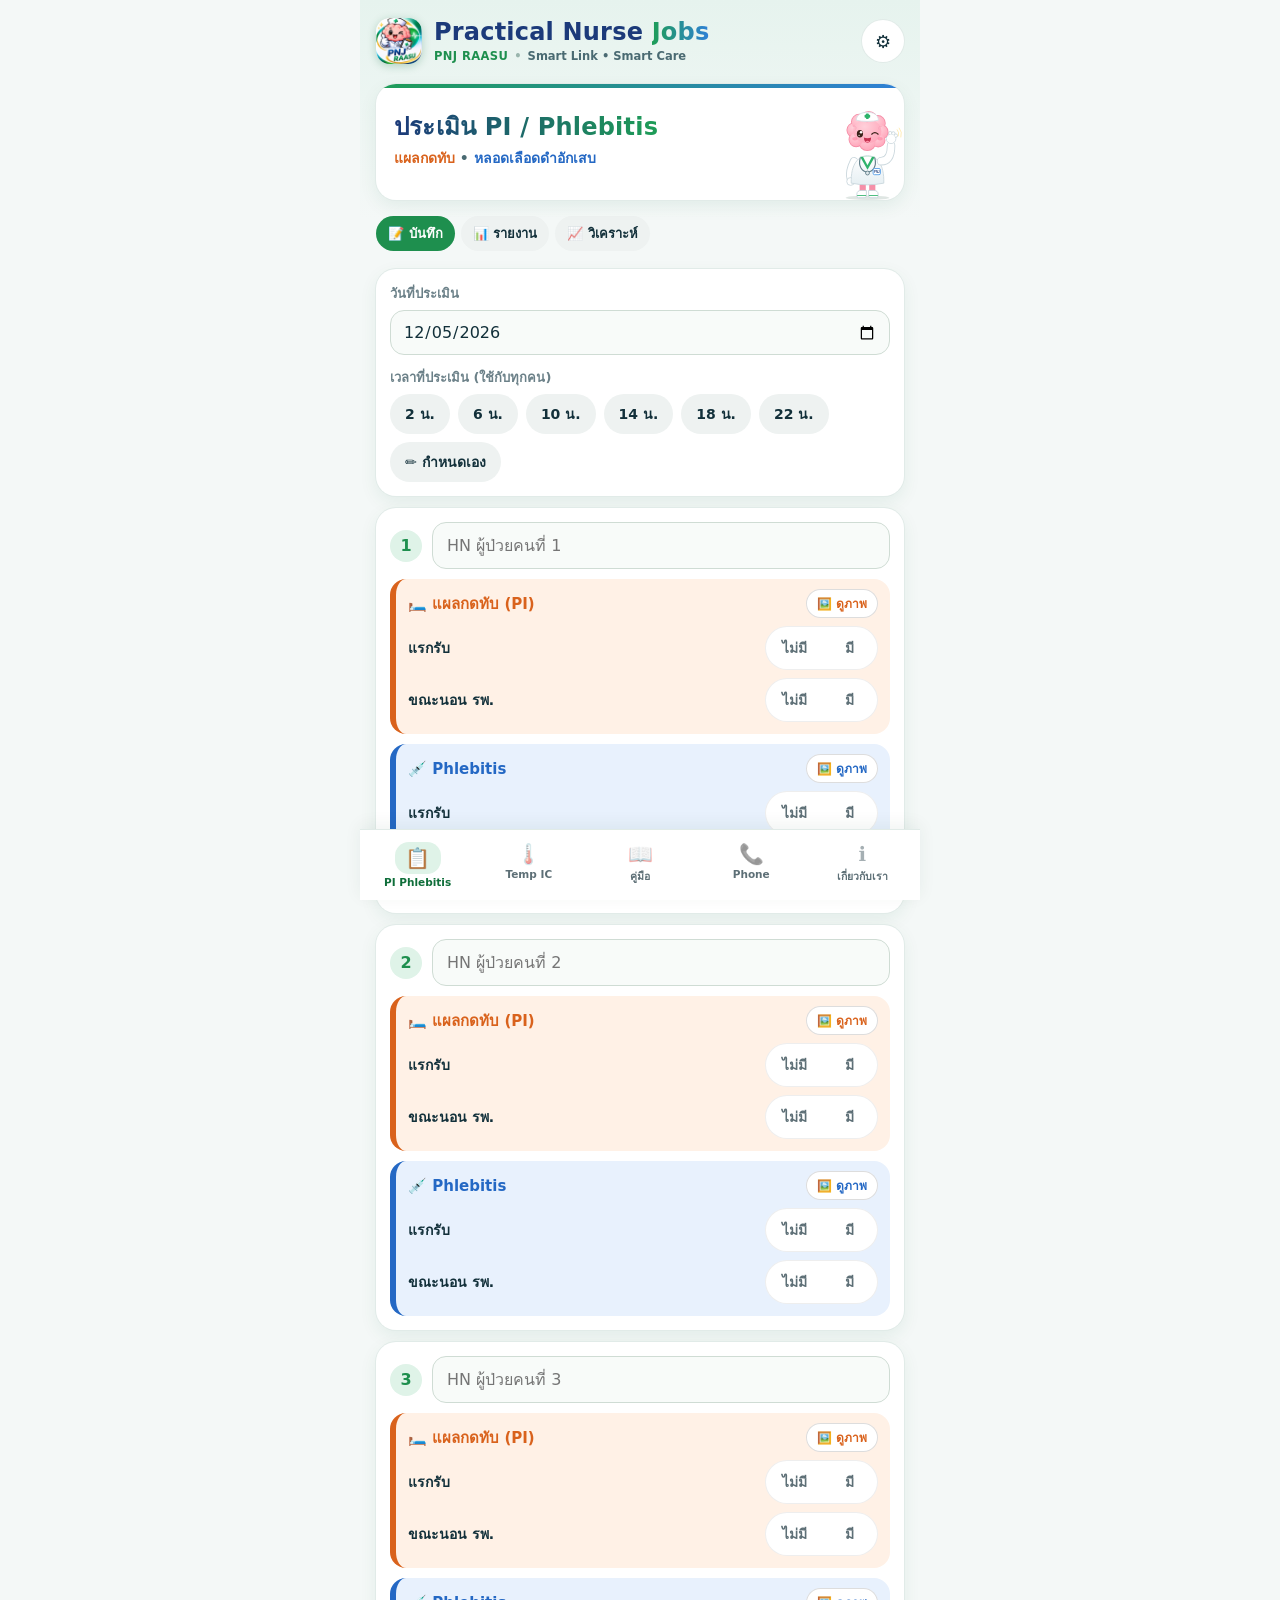
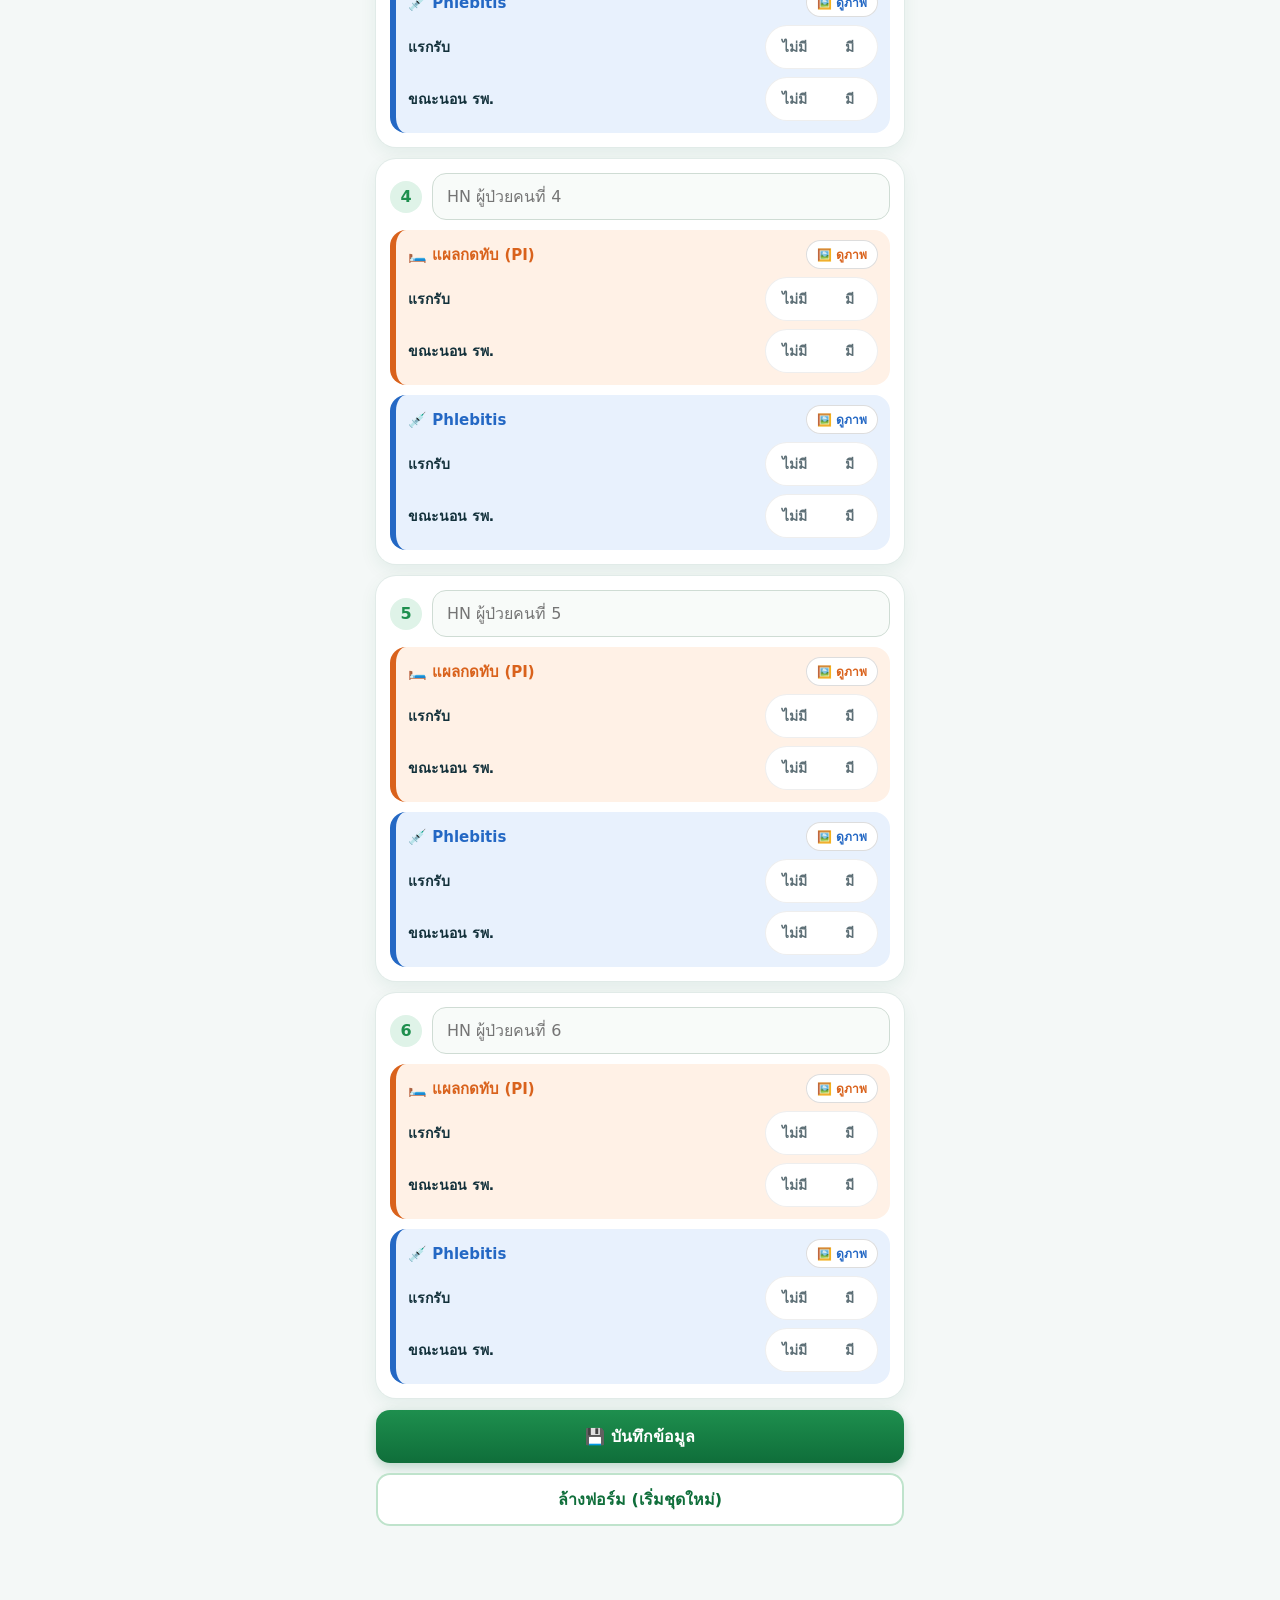
<file: index.html>
<!doctype html>
<html lang="th">
<head>
<meta charset="utf-8">
<meta name="viewport" content="width=device-width,initial-scale=1,viewport-fit=cover">
<title>Practical Nurse Jobs</title>
<meta name="description" content="Practical Nurse Jobs – PNJ RAASU Smart Link • Smart Care">
<meta name="theme-color" content="#1e8f4e">
<link rel="manifest" href="manifest.webmanifest">
<link rel="icon" href="icon-192.png">
<link rel="apple-touch-icon" href="apple-touch-icon.png">
<meta name="apple-mobile-web-app-capable" content="yes">
<meta name="mobile-web-app-capable" content="yes">
<meta name="apple-mobile-web-app-title" content="PNJ RAASU">
<meta name="apple-mobile-web-app-status-bar-style" content="default">
<link rel="stylesheet" href="style.css">
</head>
<body>
<div id="banners"></div>
<header class="top">
  <img class="logo" src="icon-192.png" alt="" width="46" height="46">
  <div class="brand"><h1>Practical Nurse <span>Jobs</span></h1><p><b>PNJ RAASU</b> <i>•</i> Smart Link • Smart Care</p></div>
  <button class="gear" id="btnManage" aria-label="จัดการเมนู">⚙️</button>
</header>
<main id="view" aria-live="polite"></main>
<nav class="tabs" id="tabs">
  <button data-tab="home" class="on"><i>📋</i><span>PI Phlebitis</span></button>
  <button data-tab="links"><i>🌡️</i><span>Temp IC</span></button>
  <button data-tab="guide"><i>📖</i><span>คู่มือ</span></button>
  <button data-tab="phone"><i>📞</i><span>Phone</span></button>
  <button data-tab="about"><i>ℹ️</i><span>เกี่ยวกับเรา</span></button>
</nav>
<div id="sheetRoot"></div>
<div id="toast" role="status"></div>
<noscript><p style="padding:20px">กรุณาเปิดใช้งาน JavaScript</p></noscript>
<script src="pi-stats.js"></script>
<script src="pi.js"></script>
<script src="app.js"></script>
</body>
</html>
</file>
<file: style.css>
:root{
  --g1:#1e8f4e;--g2:#0f6e3a;--bg:#f2f8f4;--card:#fff;--tx:#17323a;--mut:#6b8088;--line:#dfeae3;
  --navy:#1c3a7a;--gold:#e0a800;--danger:#d64545;
  --sat:env(safe-area-inset-top,0px);--sab:env(safe-area-inset-bottom,0px);
}
*{box-sizing:border-box;-webkit-tap-highlight-color:transparent}
html,body{margin:0;background:var(--bg);color:var(--tx);
  font-family:"Sarabun","Noto Sans Thai","Thonburi","Leelawadee UI",system-ui,-apple-system,"Segoe UI",Roboto,sans-serif;
  -webkit-text-size-adjust:100%}
body{min-height:100dvh;padding:calc(var(--sat) + 8px) 16px calc(84px + var(--sab));max-width:560px;margin:0 auto;
  background:linear-gradient(180deg,#e4f4ea 0,var(--bg) 260px)}
button{font:inherit;color:inherit;cursor:pointer;border:0;background:none}
a{color:inherit;text-decoration:none}
.top{display:flex;align-items:center;gap:12px;padding:8px 0 12px}
.logo{border-radius:12px;box-shadow:0 3px 10px #0f6e3a44}
.brand h1{margin:0;font-size:24px;line-height:1.05;font-weight:800;color:var(--navy);letter-spacing:.3px}
.brand h1 span{color:var(--g1)}
.brand p{margin:2px 0 0;font-size:12px;color:var(--navy);font-weight:600}
.gear{margin-left:auto;width:42px;height:42px;border-radius:50%;background:#fff;box-shadow:0 2px 8px #0002;font-size:20px}
.hello{display:flex;align-items:center;justify-content:space-between;gap:8px;
  background:linear-gradient(120deg,#d9f1e2,#eaf7ff);border-radius:20px;padding:16px 18px;margin:6px 0 16px;overflow:hidden}
.hello h2{margin:0;font-size:20px;color:var(--g2)}
.hello p{margin:4px 0 0;font-size:14px;color:#33565c}
.hello .em{font-size:44px;filter:drop-shadow(0 3px 4px #0003)}
.grid{display:grid;grid-template-columns:1fr 1fr;gap:14px}
.card{position:relative;border-radius:22px;background:linear-gradient(145deg,var(--tint),#fff 85%);
  box-shadow:0 6px 16px #1a4a3322,inset 0 0 0 1px #ffffffaa;min-height:180px;transition:transform .12s}
.card:active{transform:scale(.97)}
.card-link{display:flex;flex-direction:column;justify-content:space-between;gap:10px;height:100%;min-height:172px;padding:44px 14px 14px}
.ico{font-size:50px;line-height:1;filter:drop-shadow(0 3px 4px #0003)}
.name{font-weight:700;font-size:16px;line-height:1.25;word-break:break-word;
  display:-webkit-box;-webkit-line-clamp:3;-webkit-box-orient:vertical;overflow:hidden}
.row{display:flex;align-items:flex-end;justify-content:space-between;gap:6px}
.go{width:30px;height:30px;flex:none;border-radius:50%;background:var(--acc);color:#fff;display:grid;place-items:center;font-size:20px;line-height:1;padding-bottom:3px}
.star{position:absolute;top:8px;right:8px;width:34px;height:34px;border-radius:50%;font-size:19px;background:#ffffffaa;color:#c9a000}
.badge{position:absolute;top:12px;left:12px;background:#fff3cd;color:#8a6500;font-size:11px;font-weight:700;padding:2px 8px;border-radius:999px}
.card.add{background:#eef1f3;box-shadow:inset 0 0 0 2px #d4dbe0;display:grid;place-items:center;text-align:center;color:#56656e;font-weight:700}
.card.add .plus{width:56px;height:56px;border-radius:50%;background:#c9d1d6;color:#fff;font-size:36px;display:grid;place-items:center;margin:0 auto 8px;line-height:1;padding-bottom:4px}
.empty{text-align:center;color:var(--mut);padding:50px 10px;line-height:1.7}
.empty b{display:block;font-size:42px}
h3.sec{margin:20px 2px 10px;font-size:17px}
.list{background:var(--card);border-radius:18px;box-shadow:0 3px 12px #0001;overflow:hidden}
.item{display:flex;align-items:center;gap:12px;padding:12px 14px;border-bottom:1px solid var(--line)}
.item:last-child{border-bottom:0}
.item .i{font-size:28px}
.item .t{flex:1;min-width:0}
.item .t b{display:block;font-size:15px;white-space:nowrap;overflow:hidden;text-overflow:ellipsis}
.item .t small{color:var(--mut);font-size:12px;display:block;white-space:nowrap;overflow:hidden;text-overflow:ellipsis}
.ib{width:36px;height:36px;border-radius:10px;background:#eef5f0;font-size:16px;flex:none}
.ib:disabled{opacity:.3}
.ib.del{background:#fde8e8}
.btn{display:flex;align-items:center;justify-content:center;gap:8px;width:100%;padding:14px;border-radius:16px;font-weight:700;font-size:16px;
  background:linear-gradient(180deg,var(--g1),var(--g2));color:#fff;box-shadow:0 4px 12px #0f6e3a55}
.btn.alt{background:#fff;color:var(--g2);box-shadow:inset 0 0 0 2px #bfe3cc}
.btn.warn{background:#fff;color:var(--danger);box-shadow:inset 0 0 0 2px #f2c4c4}
.btn.gold{background:linear-gradient(180deg,#ffd54a,#f0b400);color:#4a3600;box-shadow:0 4px 12px #e0a80055}
.btn+.btn{margin-top:10px}
.btn.sm{width:auto;padding:8px 14px;font-size:14px;border-radius:12px;display:inline-flex}
.tabs{position:fixed;left:50%;transform:translateX(-50%);bottom:0;width:100%;max-width:560px;display:flex;
  background:#fffffff2;backdrop-filter:blur(10px);border-top:1px solid var(--line);padding:6px 6px calc(6px + var(--sab));z-index:20}
.tabs button{flex:1;display:flex;flex-direction:column;align-items:center;gap:2px;padding:6px 0;border-radius:16px;color:#5d6f76;font-size:12px;font-weight:600}
.tabs button i{font-style:normal;font-size:22px;filter:grayscale(1);opacity:.7}
.tabs button.on{color:var(--g2)}
.tabs button.on i{filter:none;opacity:1;background:var(--g1);border-radius:50%;width:44px;height:44px;display:grid;place-items:center;margin-top:-18px;box-shadow:0 4px 10px #0f6e3a66}
/* sheets */
.ov{position:fixed;inset:0;background:#0007;z-index:50;display:flex;align-items:flex-end;justify-content:center;animation:fade .15s}
.sheet{background:#fff;width:100%;max-width:560px;max-height:92dvh;overflow:auto;border-radius:24px 24px 0 0;padding:0 0 calc(18px + var(--sab));animation:up .2s}
.sheet header{position:sticky;top:0;background:linear-gradient(180deg,var(--g1),var(--g2));color:#fff;padding:16px 18px;display:flex;align-items:center;gap:10px;font-weight:700;font-size:18px;z-index:1}
.sheet header button{color:#fff;font-size:22px;width:32px;height:32px}
.sheet .body{padding:16px 18px}
label.f{display:block;font-weight:700;font-size:14px;margin:14px 0 6px}
input[type=text],input[type=url]{width:100%;padding:13px 14px;border:1.5px solid #cfdcd4;border-radius:14px;font:inherit;font-size:16px;background:#f8fbf9}
input:focus{outline:2px solid var(--g1);border-color:transparent}
.icons{display:grid;grid-template-columns:repeat(6,1fr);gap:8px}
.icons button{aspect-ratio:1;border-radius:14px;background:#eef5f9;font-size:24px}
.icons button.on{background:#d3f0de;box-shadow:inset 0 0 0 2.5px var(--g1)}
.colors{display:flex;gap:12px}
.colors button{width:38px;height:38px;border-radius:50%;box-shadow:inset 0 0 0 3px #fff,0 0 0 1px #0002}
.colors button.on{box-shadow:inset 0 0 0 3px #fff,0 0 0 3px var(--g1)}
.sw{display:flex;align-items:center;justify-content:space-between;gap:10px;padding:12px 0}
.sw input{width:48px;height:28px;accent-color:var(--g1)}
.hint{font-size:12.5px;color:var(--mut);line-height:1.55;margin:4px 0}
.err{color:var(--danger);font-size:13px;margin-top:6px;min-height:1em}
/* banners */
#banners{position:fixed;top:calc(var(--sat) + 8px);left:0;right:0;z-index:40;display:flex;flex-direction:column;gap:8px;padding:0 12px;max-width:560px;margin:0 auto;pointer-events:none}
.bn{pointer-events:auto;display:flex;align-items:center;gap:10px;background:#fff;border-radius:18px;padding:12px 14px;box-shadow:0 8px 24px #0004;border-left:5px solid var(--g1);animation:down .25s}
.bn.up{border-left-color:var(--gold)}
.bn .tx{flex:1;font-size:14px;line-height:1.4}
.bn .tx b{display:block;font-size:15px}
.bn .x{font-size:20px;width:30px;height:30px;color:#777}
/* about */
.dev{text-align:center;background:#fff;border-radius:22px;padding:22px 16px;box-shadow:0 4px 14px #0001}
.avatar{width:150px;height:150px;border-radius:50%;margin:0 auto 12px;overflow:hidden;background:linear-gradient(160deg,#cdeedb,#bfe0f7);box-shadow:0 0 0 4px #fff,0 0 0 7px var(--g1)}
.avatar img{width:100%;height:100%;object-fit:cover;object-position:50% 0;transform:scale(1.25) translateY(6%)}
.dev h4{margin:6px 0 2px;font-size:20px}
.dev .role{color:var(--g2);font-weight:700;font-size:14px}
.dev p{color:var(--mut);font-size:13px;margin:8px 0 0}
.ver{display:flex;justify-content:space-between;padding:6px 2px;font-size:14px}
.steps{padding-left:20px;line-height:1.9;font-size:15px;margin:6px 0}
#toast{position:fixed;left:50%;bottom:calc(92px + var(--sab));transform:translate(-50%,20px);background:#17323aee;color:#fff;padding:10px 18px;border-radius:999px;font-size:14px;opacity:0;transition:.25s;pointer-events:none;z-index:99;max-width:90%;text-align:center}
#toast.on{opacity:1;transform:translate(-50%,0)}
@keyframes fade{from{opacity:0}}
@keyframes up{from{transform:translateY(40px);opacity:.5}}
@keyframes down{from{transform:translateY(-20px);opacity:0}}
@media (prefers-reduced-motion:reduce){*{animation:none!important;transition:none!important}}

/* ===== v1.1 clinical theme: สะอาด เป็นทางการ แต่ยังน่ารัก ===== */
:root{--bg:#f4f8f7;--tx:#12303a;--line:#e1ebe8}
body{background:linear-gradient(180deg,#e6f3ee 0,var(--bg) 220px)}
.logo{border-radius:14px;box-shadow:0 2px 8px #0b6b3a40}
.gear{box-shadow:0 0 0 1px var(--line);font-size:18px}
.hello{background:#fff;box-shadow:0 0 0 1px var(--line),0 6px 18px #0b6b3a14;padding:10px 8px 10px 20px;min-height:104px;position:relative}
.hello::before{content:"";position:absolute;inset:0 0 auto 0;height:4px;background:linear-gradient(90deg,#1e9d57,#2f80d6)}
.hello h2{font-size:21px;color:var(--tx)}
.hello p{color:var(--mut)}
.hello img{width:96px;height:96px;flex:none;border-radius:22px;box-shadow:0 4px 12px #0b6b3a33;margin:0 6px 0 0}
.card{background:#fff;box-shadow:0 0 0 1px var(--line),0 4px 14px #0b3d2a12;min-height:158px;border-radius:20px}
.card-link{padding:16px 14px 14px;min-height:158px;gap:12px;justify-content:flex-start}
.tile{width:56px;height:56px;border-radius:16px;background:var(--tint);display:grid;place-items:center;font-size:30px;box-shadow:inset 0 0 0 1px #0000000d}
.name{font-size:15.5px;margin-top:2px}
.row{margin-top:auto;align-items:center}
.st{font-size:12px;font-weight:600;display:inline-flex;align-items:center;gap:6px;color:#2c7a4f}
.st::before{content:"";width:8px;height:8px;border-radius:50%;background:#2fb36b}
.st.no{color:#a06b00}.st.no::before{background:#f0b400}
.go{background:var(--tint);color:var(--acc);box-shadow:inset 0 0 0 1px #0000000d}
.star{background:transparent;color:#b9c6c4;top:10px;right:8px}
.star.on{color:#f0b400}
.card.add{background:#fff;box-shadow:none;border:2px dashed #c3d3ce;color:#58706e}
.card.add .plus{background:#e6f3ee;color:var(--g1)}
.list{box-shadow:0 0 0 1px var(--line)}
.btn{box-shadow:0 4px 12px #0b6b3a40;border-radius:14px}
.tabs{background:#fff;backdrop-filter:none;box-shadow:0 -4px 16px #0b3d2a10}
.tabs button i{filter:none;opacity:.55;font-size:21px}
.tabs button.on{color:var(--g2)}
.tabs button.on i{background:#dff3e8;border-radius:14px;width:56px;height:32px;margin-top:0;box-shadow:none;opacity:1}
.sheet header{background:#fff;color:var(--tx);border-bottom:1px solid var(--line)}
.sheet header button{color:var(--g1)}
.avatar{background:linear-gradient(160deg,#dff3e8,#d6e8fb)}

/* ===== v1.3 ===== */
.tile{position:relative}
.tile .b2{position:absolute;right:-6px;bottom:-6px;width:26px;height:26px;border-radius:50%;background:#fff;display:grid;place-items:center;font-size:15px;box-shadow:0 1px 4px #0003}
.tile.big{width:72px;height:72px;font-size:40px;border-radius:20px;margin:0 auto 4px}
.tile.big .b2{width:32px;height:32px;font-size:19px}
.hello{align-items:flex-end;padding:16px 4px 0 18px;min-height:156px;overflow:hidden}
.hello .ht{align-self:center;padding-bottom:12px;min-width:0}
.hello .art{display:flex;align-items:flex-end;margin-left:auto;flex:none}
.hello .art img{height:142px;width:auto;border-radius:0;box-shadow:none;margin:0 -4px 0 0;display:block}
.dev .stage{height:300px;border-radius:20px;background:linear-gradient(180deg,#dff3e8,#d6e8fb);display:flex;align-items:flex-end;justify-content:center;overflow:hidden;margin-bottom:12px;position:relative}
.dev .stage::after{content:"";position:absolute;left:0;right:0;bottom:0;height:14px;background:#ffffff88}
.dev .stage img{height:290px;width:auto;display:block}
.pvbox{padding:6px 0 2px}
.slotbar{display:flex;gap:8px;flex-wrap:wrap;margin-bottom:10px}
.slotbar button{padding:8px 12px;border-radius:12px;background:#eef5f9;font-size:14px;font-weight:600}
.slotbar button.on{background:#d3f0de;box-shadow:inset 0 0 0 2px var(--g1)}
.slotbar button.clr{background:#fde8e8;color:var(--danger)}
.cats{display:flex;gap:6px;overflow-x:auto;padding-bottom:8px;margin-bottom:6px;scrollbar-width:none}
.cats button{flex:none;padding:7px 12px;border-radius:999px;background:#eef2f1;font-size:13px;font-weight:600;white-space:nowrap}
.cats button.on{background:var(--g1);color:#fff}
.icons{max-height:236px;overflow:auto;padding:2px}
.emo{margin-top:10px}
.colors{flex-wrap:wrap}
.pick{display:flex;align-items:center;gap:10px;margin-top:12px;font-weight:600;font-size:14px}
.pick input{width:46px;height:36px;border:0;padding:0;background:none;border-radius:10px}

/* ===== v1.4 มิติ สีสัน + ปรับขนาดอัตโนมัติตามจำนวนเมนู ===== */
.grid{--cols:2;grid-template-columns:repeat(var(--cols),1fr);gap:14px}
.grid[data-d="2"]{--cols:3;gap:10px}
.grid[data-d="3"]{--cols:4;gap:8px}
.card{overflow:hidden;background:linear-gradient(150deg,var(--tint) 0%,#fff 78%);
  box-shadow:0 0 0 1px #0000000d,0 10px 20px -10px #0b3d2a66,inset 0 2px 0 #fff;
  box-shadow:0 0 0 1px color-mix(in srgb,var(--acc) 20%,#fff),0 12px 22px -10px color-mix(in srgb,var(--acc) 65%,transparent),inset 0 2px 0 #fff}
.card::before{content:"";position:absolute;right:-28px;top:-28px;width:104px;height:104px;border-radius:50%;background:var(--acc);opacity:.13;pointer-events:none}
.card::after{content:"";position:absolute;left:-30px;bottom:-40px;width:90px;height:90px;border-radius:50%;background:var(--acc);opacity:.07;pointer-events:none}
.card-link{position:relative;z-index:1}
.star{z-index:2}
.tile{background:linear-gradient(145deg,#fff 0%,var(--tint) 100%);border-radius:18px;
  box-shadow:0 8px 14px -6px color-mix(in srgb,var(--acc) 70%,transparent),inset 0 -4px 0 color-mix(in srgb,var(--acc) 22%,transparent),inset 0 2px 0 #fff,0 0 0 1px color-mix(in srgb,var(--acc) 15%,#fff)}
.go{background:linear-gradient(145deg,color-mix(in srgb,var(--acc) 78%,#fff),var(--acc));color:#fff;box-shadow:0 5px 10px -3px color-mix(in srgb,var(--acc) 80%,transparent)}
.card.add{background:linear-gradient(150deg,#f4f8f7,#fff);box-shadow:none;border:2px dashed #b9cdc7}
.card.add .plus{box-shadow:0 6px 12px -5px #1e9d5788}
/* ปานกลาง: 3 คอลัมน์ */
.grid[data-d="2"] .card,.grid[data-d="2"] .card-link{min-height:136px}
.grid[data-d="2"] .card-link{align-items:center;text-align:center;padding:14px 8px 10px;gap:8px}
.grid[data-d="2"] .tile{width:52px;height:52px;font-size:28px;border-radius:16px}
.grid[data-d="2"] .tile .b2{width:22px;height:22px;font-size:13px;right:-6px;bottom:-6px}
.grid[data-d="2"] .name{font-size:12.5px;-webkit-line-clamp:2;text-align:center}
.grid[data-d="2"] .row{justify-content:center;width:100%}
.grid[data-d="2"] .go{display:none}
.grid[data-d="2"] .st{font-size:11px}
.grid[data-d="2"] .star{width:28px;height:28px;font-size:16px;top:4px;right:2px}
.grid[data-d="2"] .card.add .plus{width:44px;height:44px;font-size:30px}
.grid[data-d="2"] .card.add{font-size:12.5px}
/* หนาแน่น: 4 คอลัมน์ */
.grid[data-d="3"] .card,.grid[data-d="3"] .card-link{min-height:108px}
.grid[data-d="3"] .card{border-radius:16px}
.grid[data-d="3"] .card-link{align-items:center;text-align:center;padding:12px 4px 8px;gap:6px}
.grid[data-d="3"] .tile{width:44px;height:44px;font-size:24px;border-radius:14px}
.grid[data-d="3"] .tile .b2{width:19px;height:19px;font-size:11px;right:-5px;bottom:-5px}
.grid[data-d="3"] .name{font-size:11px;-webkit-line-clamp:2;text-align:center;line-height:1.2}
.grid[data-d="3"] .row{justify-content:center;width:100%}
.grid[data-d="3"] .go{display:none}
.grid[data-d="3"] .st{font-size:0;gap:0}
.grid[data-d="3"] .st::before{width:7px;height:7px}
.grid[data-d="3"] .star{width:24px;height:24px;font-size:14px;top:2px;right:0}
.grid[data-d="3"] .card.add .plus{width:36px;height:36px;font-size:24px;margin-bottom:4px}
.grid[data-d="3"] .card.add{font-size:11px}

/* ===== v1.5 แถบเมนูล่าง 6 ปุ่ม / คู่มือ / Phone ===== */
.tabs{padding-left:2px;padding-right:2px}
.tabs button{font-size:10.5px;padding:6px 0;min-width:0}
.tabs button span{white-space:nowrap}
.tabs button i{font-size:20px}
.tabs button.on i{width:46px}
.hello.small{min-height:116px;padding-top:10px}
.hello.small .art img{height:104px}
.hello.small h2{margin:0}
.sub{font-size:11.5px;color:var(--mut);line-height:1.25;display:-webkit-box;-webkit-line-clamp:1;-webkit-box-orient:vertical;overflow:hidden;margin-top:-6px;word-break:break-word}
.grid[data-d="2"] .sub{font-size:10px;text-align:center;margin-top:-4px}
.grid[data-d="3"] .sub{display:none}
.pbar{display:flex;gap:10px;margin-bottom:12px}
.pbar input{flex:1;padding:12px 14px;border:1.5px solid #cfdcd4;border-radius:14px;font:inherit;font-size:16px;background:#fff}
.padd{width:48px;border-radius:14px;background:linear-gradient(180deg,var(--g1),var(--g2));color:#fff;font-size:28px;line-height:1;box-shadow:0 4px 10px #0b6b3a44}
.av{width:44px;height:44px;border-radius:14px;background:linear-gradient(145deg,#fff,#dff3e8);display:grid;place-items:center;font-size:24px;box-shadow:0 4px 8px -3px #0b6b3a55,inset 0 -3px 0 #1e9d5722;flex:none}
.callbtn{width:44px;height:44px;border-radius:50%;display:grid;place-items:center;font-size:20px;flex:none;background:linear-gradient(145deg,#3cc07a,#0f8a46);box-shadow:0 5px 10px -3px #0f8a4699;filter:saturate(1.2)}
.grid[data-d="2"] .sub{-webkit-line-clamp:2}
.grid[data-d="2"] .name{-webkit-line-clamp:3}

/* ===== v1.6 คู่มือ: เลขที่ WI + รายการอุปกรณ์ ===== */
.wi{background:#e6f3ee;color:var(--tx);border-radius:14px;padding:12px 14px;font-size:14.5px;margin:4px 0 2px;box-shadow:inset 0 0 0 1px var(--line)}
.wi.no{background:#fff6dd;color:#8a5d00}
.item.eq .n,.eqtop .n{flex:none;width:26px;height:26px;border-radius:50%;background:#dff3e8;color:#1e8f4e;font-size:13px;font-weight:700;display:grid;place-items:center}
.item.eq .t b{white-space:normal}
.item.eq .t small{white-space:normal}
.qty{flex:none;min-width:44px;text-align:center;font-weight:700;font-size:14px;background:#eef5f9;border-radius:10px;padding:6px 10px}
.eqrow{background:#f4f8f7;border-radius:14px;padding:10px;margin-bottom:10px;box-shadow:inset 0 0 0 1px var(--line)}
.eqtop{display:flex;align-items:center;gap:8px}
.eqbot{display:flex;gap:8px;margin-top:8px}
.eqbot input:first-child{width:90px;flex:none}
.eqbot input:last-child{flex:1;min-width:0}

/* ===== v1.6.1 หัวแอพ + การ์ดทักทาย ให้เข้ากัน (navy + เขียว + ฟ้า) ===== */
.top{gap:12px;padding:10px 0 14px}
.brand{min-width:0;flex:1}
.brand h1{font-size:clamp(19px,5.6vw,24px);line-height:1.12;font-weight:800;letter-spacing:.2px;color:#1c3a7a;white-space:nowrap}
.brand h1 span{background:linear-gradient(90deg,#1e9d57,#2f80d6);-webkit-background-clip:text;background-clip:text;-webkit-text-fill-color:transparent;color:#1e9d57}
.brand p{margin:3px 0 0;font-size:11.5px;font-weight:600;color:#4a6a72;white-space:nowrap;overflow:hidden;text-overflow:ellipsis}
.brand p b{color:#1e8f4e;font-weight:800;letter-spacing:.4px}
.brand p i{font-style:normal;color:#9ab5ad;margin:0 2px}
.hello .ht{display:flex;flex-direction:column;align-items:flex-start;gap:8px}
.hello h2{margin:0;font-size:30px;line-height:1.1;font-weight:800;letter-spacing:.2px}
.hello h2 .gt{background:linear-gradient(90deg,#1c3a7a,#1e9d57);-webkit-background-clip:text;background-clip:text;-webkit-text-fill-color:transparent;color:#1c3a7a}
.hello h2 .wave{display:inline-block;font-size:26px;transform-origin:70% 70%;animation:wave 2.4s ease-in-out 1s 2}
@keyframes wave{0%,60%,100%{transform:rotate(0)}10%,30%{transform:rotate(16deg)}20%,40%{transform:rotate(-8deg)}50%{transform:rotate(10deg)}}
.hello p.chip{margin:0;display:inline-block;font-size:13.5px;font-weight:600;line-height:1.45;color:#1e6b45;background:linear-gradient(135deg,#e3f5ea,#e2eefb);border-radius:14px;padding:7px 12px;box-shadow:inset 0 0 0 1px #d3e8df}
.hello.small .ht{gap:4px}
.hello.small h2{font-size:22px;color:#1c3a7a}
.hello.small p{margin:0;font-weight:600;color:#4a6a72}

/* ===== v1.7 การ์ตูนโบกมือได้ ===== */
.nurse{position:relative;display:inline-block;line-height:0;flex:none}
.nurse img{display:block}
.nurse img.hand,.nurse img.snd{position:absolute;height:auto;max-width:none;margin:0;border-radius:0;box-shadow:none;pointer-events:none}
.hello .art .nurse img.hand,.dev .stage .nurse img.hand{left:76.263%;top:26.752%;width:20.455%;height:auto;transform-origin:54.321% 92.941%;animation:nwave 3.2s ease-in-out .6s infinite}
.hello .art .nurse img.snd,.dev .stage .nurse img.snd{left:94.192%;top:35.51%;width:5.808%;height:auto;animation:nsnd 3.2s ease-in-out .6s infinite}
.hello .art .nurse img.base{margin:0 -4px 0 0}
@keyframes nwave{0%,62%,100%{transform:skewX(0)}8%{transform:skewX(9deg)}18%{transform:skewX(-8deg)}28%{transform:skewX(9deg)}38%{transform:skewX(-8deg)}48%{transform:skewX(8deg)}56%{transform:skewX(-4deg)}}
@keyframes nsnd{0%,62%,100%{opacity:.35;transform:translateX(0)}8%,28%,48%{opacity:1;transform:translateX(2px)}18%,38%,56%{opacity:.45;transform:translateX(0)}}
@media (prefers-reduced-motion:reduce){.nurse img.hand,.nurse img.snd{animation:none!important}}

/* ===== v1.8 หน่วยงานในสมุดโทรศัพท์ ===== */
.cats.pd{margin:10px 0 4px}
.cats button small{opacity:.7;font-weight:700;margin-left:2px}
.cats button.mg{background:#fff;box-shadow:inset 0 0 0 1.5px #c3d3ce;color:#58706e}
.cats.wrapc{flex-wrap:wrap;overflow:visible}
h4.grp{margin:16px 2px 8px;font-size:14.5px;color:#1c3a7a;display:flex;align-items:center;gap:6px}
h4.grp small{background:#e6f3ee;color:#1e8f4e;border-radius:999px;padding:1px 8px;font-size:12px}
#pNewDept{margin-top:4px}

.cats.pd+#glist .grp,#glist .grp:first-child{margin-top:14px}
#glist .grid{margin-bottom:4px}

/* ===== โมดูล PI / Phlebitis (หน้าแรก) ===== */
.hello.small .pi-h2{font-size:clamp(18px,5.6vw,24px);line-height:1.2;white-space:nowrap}
.hello.small .pi-sub{font-size:clamp(12px,3.5vw,14px);white-space:nowrap;margin-top:2px}
.hello.small .pi-sub b{font-weight:800}
:root{--pi:#d9621c;--pit:#fff1e6;--ph:#2468c4;--pht:#e8f1fd}
.pi-subs{margin:2px 0 10px}
.pi-card{background:#fff;border-radius:20px;box-shadow:0 0 0 1px var(--line),0 6px 18px #0b6b3a14;padding:14px;margin-bottom:12px}
.pi-lb{font-size:13px;font-weight:700;color:var(--mut);margin:0 0 6px}
.pi-in{width:100%;padding:11px 12px;border:1.5px solid #cfdcd4;border-radius:14px;font:inherit;font-size:16px;background:#f8fbf9;color:var(--tx)}
select.pi-in{appearance:auto;padding:10px 8px;font-size:15px}
.pi-in:focus{outline:2px solid var(--g1);border-color:transparent}
.pi-chips{display:flex;flex-wrap:wrap;gap:8px}
.pi-chip{padding:9px 15px;border-radius:999px;background:#eef2f1;font-size:14px;font-weight:700}
.pi-chip.on{background:var(--g1);color:#fff}
.pi-pth{display:flex;align-items:center;gap:10px}
.pi-n{flex:none;width:32px;height:32px;border-radius:50%;background:#dff3e8;color:var(--g1);font-weight:800;display:grid;place-items:center}
.pi-g{border-radius:16px;padding:10px 12px 12px;margin-top:10px;border-left:6px solid}
.pi-gp{background:var(--pit);border-color:var(--pi)}.pi-gh{background:var(--pht);border-color:var(--ph)}
.pi-gt{font-weight:800;font-size:15px}.pi-gp .pi-gt{color:var(--pi)}.pi-gh .pi-gt{color:var(--ph)}
.pi-yn{display:flex;align-items:center;justify-content:space-between;gap:8px;margin-top:8px}
.pi-yl{font-size:14px;font-weight:600}
.pi-seg{display:inline-flex;background:#fff;border-radius:999px;padding:3px;gap:3px;box-shadow:inset 0 0 0 1px #0001}
.pi-seg button{padding:8px 14px;border-radius:999px;font-size:14px;font-weight:700;color:#5d6f76;min-width:64px}
.pi-seg .no.on{background:#7b8b92;color:#fff}
.pi-gp .pi-seg .yes.on{background:var(--pi);color:#fff}.pi-gh .pi-seg .yes.on{background:var(--ph);color:#fff}
.pi-yn.wrap{flex-wrap:wrap;row-gap:6px}
.pi-lh{display:inline-flex;align-items:center;gap:8px;flex-wrap:wrap}
.pi-lh+.pi-seg button{min-width:52px;padding:8px 11px}
.pi-kind{display:inline-flex;gap:4px}
.pi-kind button{padding:6px 11px;border-radius:999px;font-size:13px;font-weight:800;background:#fff;color:#6b7c83;box-shadow:inset 0 0 0 1px #0001}
.pi-gp .pi-kind .on{box-shadow:inset 0 0 0 2px var(--pi);color:var(--pi)}.pi-gh .pi-kind .on{box-shadow:inset 0 0 0 2px var(--ph);color:var(--ph)}
.pi-kt{display:flex;align-items:center;gap:10px;margin-top:8px;font-size:14px;font-weight:700}
.pi-kt .pi-in{width:auto;flex:1;padding:8px 10px}
.pi-tm{background:#e3f1ea;color:#1f6b47;border-radius:6px;padding:0 5px;font-size:11px;font-weight:700;white-space:nowrap}
.pi-new{background:#ffe9a8;color:#7a5200;border-radius:6px;padding:0 5px;font-size:11px;font-weight:700;white-space:nowrap}
.pi-gt{display:flex;justify-content:space-between;align-items:center;gap:8px}
.pi-view{font-size:12px;font-weight:800;padding:5px 11px;border-radius:999px;background:#fff;color:var(--pi);box-shadow:inset 0 0 0 1px #0002;white-space:nowrap}
.pi-gh .pi-view{color:var(--ph)}
.pi-types{display:flex;flex-wrap:wrap;gap:4px;margin-top:8px}
.pi-types button{padding:6px 8px;border-radius:999px;font-size:13px;font-weight:800;background:#fff;color:#6b7c83;box-shadow:inset 0 0 0 1px #0001}
.pi-types .on{background:var(--pi);color:#fff}
.pi-defs{margin:8px 0 0;padding-left:18px;font-size:14px;line-height:1.6}
.pi-ov{position:fixed;inset:0;z-index:150;background:#000f;overflow:hidden;touch-action:none}
.pi-ov-st{position:absolute;left:0;right:0;top:calc(56px + env(safe-area-inset-top,0px));bottom:env(safe-area-inset-bottom,0px);padding:6px;display:flex;align-items:center;justify-content:center;overflow:hidden;touch-action:none;-webkit-user-select:none;user-select:none}
.pi-ov img{max-width:100%;max-height:100%;width:auto;height:auto;object-fit:contain;transform-origin:center;border-radius:8px;background:#fff;-webkit-user-drag:none;will-change:transform;pointer-events:none}
.pi-ov-x{position:fixed;top:calc(10px + env(safe-area-inset-top,0px));right:12px;width:42px;height:42px;border-radius:50%;background:#fff;font-size:18px;font-weight:800;z-index:2}
.pi-ov-h{position:fixed;top:calc(20px + env(safe-area-inset-top,0px));left:14px;color:#fff;font-size:13px}
.pi-det{display:grid;grid-template-columns:1fr 1fr;gap:6px;margin-top:6px}
.pi-det input{grid-column:1/-1;font-size:15px;padding:10px 12px}
.pi-gp .pi-in{border-color:#f0c4a3}.pi-gh .pi-in{border-color:#b9d2f3}
.pi-warn{background:#fff3cd;color:#7a5a00;border-radius:14px;padding:10px 12px;margin-bottom:12px;font-size:14px;font-weight:600}
.pi-ref{display:grid;grid-template-columns:repeat(auto-fill,minmax(140px,1fr));gap:8px;margin-top:8px}
.pi-ref>div{border:1px solid var(--line);border-radius:12px;padding:8px;font-size:12.5px;line-height:1.4}
.pi-ref svg{width:100%;height:52px;display:block;margin-bottom:4px}.pi-ref b{display:block}
.pi-up{max-width:100%;border-radius:12px;margin-top:8px}
.pi-tw{overflow-x:auto;margin:0 -4px}
.pi-t{border-collapse:collapse;width:100%;font-size:13px}.pi-t th,.pi-t td{border:1px solid var(--line);padding:6px;text-align:left;vertical-align:top}.pi-t th{background:#eef5f0}
.pi-t th.tp{background:var(--pit);color:var(--pi)}.pi-t th.tq{background:var(--pht);color:var(--ph)}.pi-t td.cp{background:var(--pit)}.pi-t td.cq{background:var(--pht)}
.pi-stat{display:flex;gap:6px;flex-wrap:wrap;margin:10px 0}.pi-stat span{background:#eef5f0;color:var(--g2);border-radius:10px;padding:6px 10px;font-size:13px;font-weight:700}
.pi-stat .sp{background:var(--pit);color:var(--pi)}.pi-stat .sh{background:var(--pht);color:var(--ph)}
.pi-x{color:var(--danger);font-size:13px;font-weight:700}
.pi-sw{display:flex;align-items:center;gap:10px;margin-top:10px;font-weight:700;font-size:14.5px}
.pi-sw input{width:22px;height:22px;accent-color:var(--g1);flex:none}
.pi-ptitle{display:none;font-size:16px;margin:0 0 8px}
@media print{
  *{-webkit-print-color-adjust:exact;print-color-adjust:exact}
  .top,.tabs,#banners,#toast,.pi-noprint,.hello,.cats{display:none!important}
  body{background:#fff;padding:0;max-width:none}
  .pi-card{box-shadow:none;padding:0}.pi-ptitle{display:block}.pi-t{font-size:11px}
}

.pi-gh .pi-types .on{background:var(--ph);color:#fff}
.pi-cs{background:#fde2e2;color:#8a1c1c;border-radius:6px;padding:0 5px;font-size:11px;font-weight:700;white-space:nowrap}
.pi-lb small{font-weight:500;opacity:.7;margin-left:4px}
.pi-tr{font-size:11px;font-weight:600;color:#0a5a3a;margin-top:2px;white-space:normal;min-width:110px}

/* ---- วิเคราะห์ ---- */
.pi-ana-ctl{display:grid;grid-template-columns:1fr 1fr;gap:10px}
.st-kg{display:grid;grid-template-columns:1fr 1fr;gap:8px;margin:10px 0 6px}
.st-k{background:#eef5f0;border-radius:14px;padding:10px 12px;display:flex;flex-direction:column;gap:1px}
.st-k:first-child{grid-column:1/-1}
.st-k b{font-size:26px;line-height:1.1;color:var(--g2)}.st-k span{font-size:13px;font-weight:700}.st-k small{font-size:11px;color:var(--mut)}
.st-k.p{background:var(--pit)}.st-k.p b{color:var(--pi)}.st-k.h{background:var(--pht)}.st-k.h b{color:var(--ph)}
.st-d{font-style:normal;font-size:12px;font-weight:800;color:var(--mut)}.st-d.ok{color:#168a3d}.st-d.bad{color:#d03a2f}
.st-note{font-size:12px;color:var(--mut);margin:6px 0}
.st-h{font-size:15px;margin:16px 0 6px;color:var(--tx)}.st-h small{font-weight:500;color:var(--mut);font-size:12px}
.st-ins{display:flex;flex-direction:column;gap:8px}
.st-i{border-radius:12px;padding:9px 11px;font-size:14px;font-weight:700;background:#f4f8f6;border-left:5px solid #9bb}
.st-i.r{background:#fdeceb;border-color:#d03a2f}.st-i.y{background:#fff7df;border-color:#e0a800}.st-i.g{background:#eaf7ee;border-color:#1e8f4e}
.st-i ul{margin:6px 0 0;padding-left:18px;font-weight:500;font-size:13px;color:#33474e}.st-i li{margin:2px 0}
.st-fl{display:flex;flex-direction:column;gap:6px}.st-fl>div{background:#f4f8f6;border-radius:10px;padding:7px 10px;font-size:14px;display:flex;flex-wrap:wrap;gap:6px;align-items:center}
.st-fl small{margin-left:auto;color:var(--mut)}
.st-tg{border-radius:999px;padding:2px 8px;font-size:11px;font-weight:800}.st-tg.r{background:#fbd5d2;color:#a32016}.st-tg.y{background:#ffe9a8;color:#7a5200}
.st-b{display:grid;grid-template-columns:minmax(70px,34%) 1fr 26px;gap:6px;align-items:center;margin:4px 0;font-size:13px}
.st-l{font-weight:600;line-height:1.2;word-break:break-word}.st-b b{text-align:right}
.st-t{background:#eef2f0;border-radius:6px;height:12px;overflow:hidden}.st-t i{display:block;height:100%;border-radius:6px}
.st-t i.p{background:var(--pi)}.st-t i.h{background:var(--ph)}
.st-em{font-size:12px;color:var(--mut);padding:4px 0}
.st-g2{display:grid;grid-template-columns:1fr 1fr;gap:12px}.st-sub{font-weight:800;font-size:13px}
.st-svg{width:100%;height:auto;display:block}.st-lg{display:flex;gap:12px;font-size:11px;color:var(--mut)}
.st-lg span::before{content:"";display:inline-block;width:9px;height:9px;border-radius:2px;margin-right:4px;vertical-align:-1px}
.st-lg .p::before{background:var(--pi)}.st-lg .h::before{background:var(--ph)}
.st-mt td,.st-mt th{text-align:center}
@media print{.st-i,.st-k{break-inside:avoid}.st-g2{grid-template-columns:1fr 1fr}}
.pi-kinds{display:flex;flex-wrap:wrap;gap:6px;margin-top:8px}
</file>
